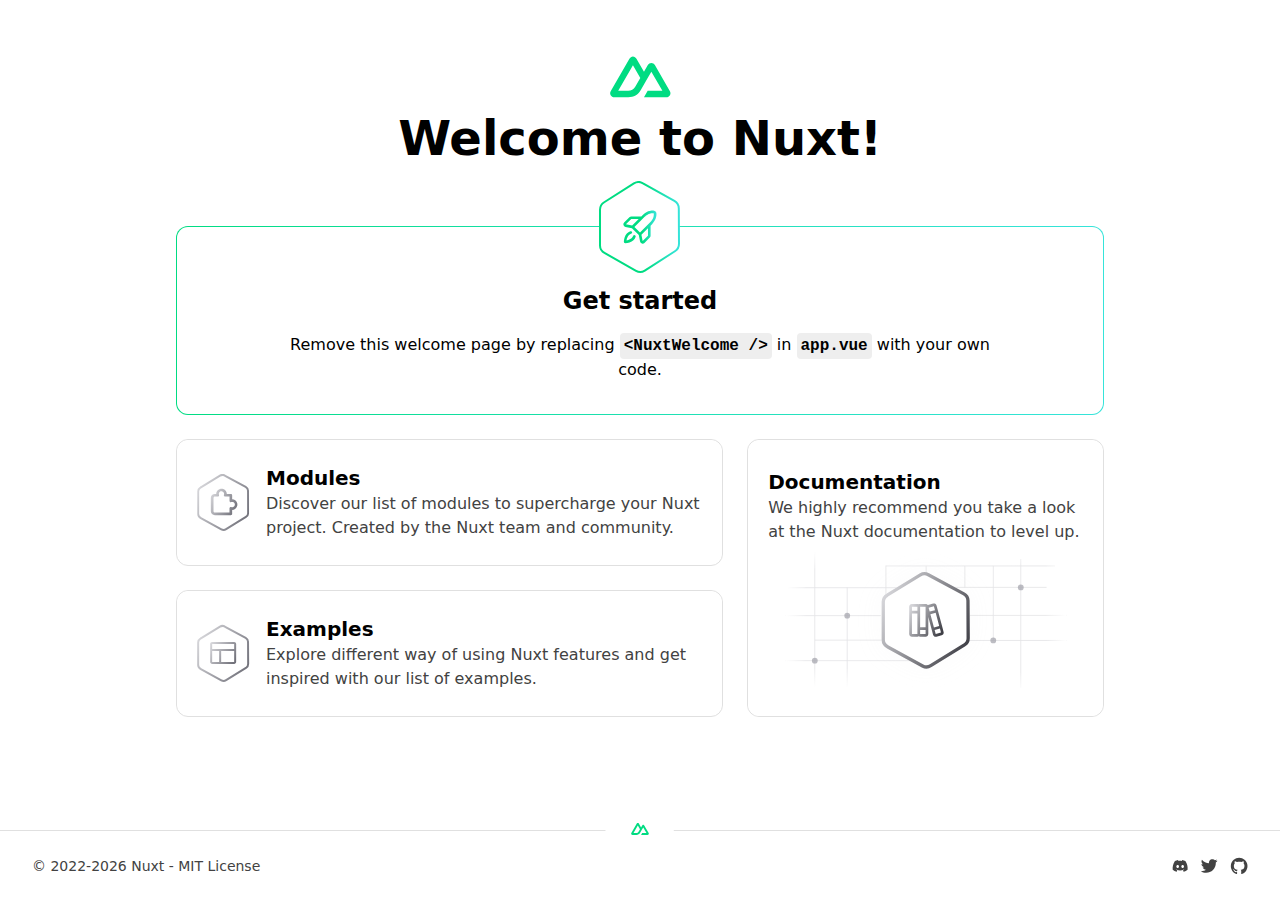
<file: 200.html>
<!DOCTYPE html>
<html >
<head><meta charset="utf-8">
<meta name="viewport" content="width=device-width, initial-scale=1"><link rel="modulepreload" as="script" crossorigin href="/_nuxt/entry.473a72dd.js"><link rel="preload" as="style" href="/_nuxt/entry.d2ee261c.css"><link rel="prefetch" as="script" crossorigin href="/_nuxt/error-component.9d81dbb1.js"><link rel="stylesheet" href="/_nuxt/entry.d2ee261c.css"></head>
<body ><div id="__nuxt"></div><script>window.__NUXT__={_errors:{},serverRendered:false,data:{},state:{},config:{public:{},app:{baseURL:"\u002F",buildAssetsDir:"\u002F_nuxt\u002F",cdnURL:""}}}</script><script type="module" src="/_nuxt/entry.473a72dd.js" crossorigin></script></body>
</html>
</file>
<file: _nuxt/entry.d2ee261c.css>
/*! tailwindcss v3.3.2 | MIT License | https://tailwindcss.com*/*,:after,:before{border:0 solid #e5e7eb;box-sizing:border-box}:after,:before{--tw-content:""}html{-webkit-text-size-adjust:100%;font-feature-settings:normal;font-family:ui-sans-serif,system-ui,-apple-system,BlinkMacSystemFont,Segoe UI,Roboto,Helvetica Neue,Arial,Noto Sans,sans-serif,Apple Color Emoji,Segoe UI Emoji,Segoe UI Symbol,Noto Color Emoji;font-variation-settings:normal;line-height:1.5;-moz-tab-size:4;-o-tab-size:4;tab-size:4}body{line-height:inherit;margin:0}hr{border-top-width:1px;color:inherit;height:0}abbr:where([title]){-webkit-text-decoration:underline dotted;text-decoration:underline dotted}h1,h2,h3,h4,h5,h6{font-size:inherit;font-weight:inherit}a{color:inherit;text-decoration:inherit}b,strong{font-weight:bolder}code,kbd,pre,samp{font-family:ui-monospace,SFMono-Regular,Menlo,Monaco,Consolas,Liberation Mono,Courier New,monospace;font-size:1em}small{font-size:80%}sub,sup{font-size:75%;line-height:0;position:relative;vertical-align:baseline}sub{bottom:-.25em}sup{top:-.5em}table{border-collapse:collapse;border-color:inherit;text-indent:0}button,input,optgroup,select,textarea{color:inherit;font-family:inherit;font-size:100%;font-weight:inherit;line-height:inherit;margin:0;padding:0}button,select{text-transform:none}[type=button],[type=reset],[type=submit],button{-webkit-appearance:button;background-color:transparent;background-image:none}:-moz-focusring{outline:auto}:-moz-ui-invalid{box-shadow:none}progress{vertical-align:baseline}::-webkit-inner-spin-button,::-webkit-outer-spin-button{height:auto}[type=search]{-webkit-appearance:textfield;outline-offset:-2px}::-webkit-search-decoration{-webkit-appearance:none}::-webkit-file-upload-button{-webkit-appearance:button;font:inherit}summary{display:list-item}blockquote,dd,dl,figure,h1,h2,h3,h4,h5,h6,hr,p,pre{margin:0}fieldset{margin:0}fieldset,legend{padding:0}menu,ol,ul{list-style:none;margin:0;padding:0}textarea{resize:vertical}input::-moz-placeholder,textarea::-moz-placeholder{color:#9ca3af;opacity:1}input::placeholder,textarea::placeholder{color:#9ca3af;opacity:1}[role=button],button{cursor:pointer}:disabled{cursor:default}audio,canvas,embed,iframe,img,object,svg,video{display:block;vertical-align:middle}img,video{height:auto;max-width:100%}[hidden]{display:none}*,:after,:before{--tw-border-spacing-x:0;--tw-border-spacing-y:0;--tw-translate-x:0;--tw-translate-y:0;--tw-rotate:0;--tw-skew-x:0;--tw-skew-y:0;--tw-scale-x:1;--tw-scale-y:1;--tw-pan-x: ;--tw-pan-y: ;--tw-pinch-zoom: ;--tw-scroll-snap-strictness:proximity;--tw-gradient-from-position: ;--tw-gradient-via-position: ;--tw-gradient-to-position: ;--tw-ordinal: ;--tw-slashed-zero: ;--tw-numeric-figure: ;--tw-numeric-spacing: ;--tw-numeric-fraction: ;--tw-ring-inset: ;--tw-ring-offset-width:0px;--tw-ring-offset-color:#fff;--tw-ring-color:rgba(59,130,246,.5);--tw-ring-offset-shadow:0 0 #0000;--tw-ring-shadow:0 0 #0000;--tw-shadow:0 0 #0000;--tw-shadow-colored:0 0 #0000;--tw-blur: ;--tw-brightness: ;--tw-contrast: ;--tw-grayscale: ;--tw-hue-rotate: ;--tw-invert: ;--tw-saturate: ;--tw-sepia: ;--tw-drop-shadow: ;--tw-backdrop-blur: ;--tw-backdrop-brightness: ;--tw-backdrop-contrast: ;--tw-backdrop-grayscale: ;--tw-backdrop-hue-rotate: ;--tw-backdrop-invert: ;--tw-backdrop-opacity: ;--tw-backdrop-saturate: ;--tw-backdrop-sepia: }::backdrop{--tw-border-spacing-x:0;--tw-border-spacing-y:0;--tw-translate-x:0;--tw-translate-y:0;--tw-rotate:0;--tw-skew-x:0;--tw-skew-y:0;--tw-scale-x:1;--tw-scale-y:1;--tw-pan-x: ;--tw-pan-y: ;--tw-pinch-zoom: ;--tw-scroll-snap-strictness:proximity;--tw-gradient-from-position: ;--tw-gradient-via-position: ;--tw-gradient-to-position: ;--tw-ordinal: ;--tw-slashed-zero: ;--tw-numeric-figure: ;--tw-numeric-spacing: ;--tw-numeric-fraction: ;--tw-ring-inset: ;--tw-ring-offset-width:0px;--tw-ring-offset-color:#fff;--tw-ring-color:rgba(59,130,246,.5);--tw-ring-offset-shadow:0 0 #0000;--tw-ring-shadow:0 0 #0000;--tw-shadow:0 0 #0000;--tw-shadow-colored:0 0 #0000;--tw-blur: ;--tw-brightness: ;--tw-contrast: ;--tw-grayscale: ;--tw-hue-rotate: ;--tw-invert: ;--tw-saturate: ;--tw-sepia: ;--tw-drop-shadow: ;--tw-backdrop-blur: ;--tw-backdrop-brightness: ;--tw-backdrop-contrast: ;--tw-backdrop-grayscale: ;--tw-backdrop-hue-rotate: ;--tw-backdrop-invert: ;--tw-backdrop-opacity: ;--tw-backdrop-saturate: ;--tw-backdrop-sepia: }@media (prefers-color-scheme:light){.get-started-gradient-border[data-v-a75d3b4d]{background:linear-gradient(90deg,#fff,#fff),linear-gradient(90deg,#00dc82,#1de0b1,#36e4da)}.gradient-border-modules[data-v-a75d3b4d]{background:linear-gradient(var(--gradient-angle),#f7d14c,rgba(247,209,76,.6),hsla(0,0%,100%,.8),#f7d14c)}.gradient-border-examples[data-v-a75d3b4d]{background:linear-gradient(var(--gradient-angle),#8deaff,rgba(141,234,255,.6),hsla(0,0%,100%,.8),#8deaff)}.gradient-border-documentation[data-v-a75d3b4d]{background:linear-gradient(var(--gradient-angle),#00dc82,rgba(0,220,130,.6),hsla(0,0%,100%,.8),#00dc82)}}@media (prefers-color-scheme:dark){.get-started-gradient-border[data-v-a75d3b4d]{background:linear-gradient(90deg,#18181b,#18181b),linear-gradient(90deg,#00dc82,#1de0b1,#36e4da)}.gradient-border-modules[data-v-a75d3b4d]{background:linear-gradient(var(--gradient-angle),#f7d14c,#a38108,hsla(0,0%,100%,.3),#a38108)}.gradient-border-examples[data-v-a75d3b4d]{background:linear-gradient(var(--gradient-angle),#8deaff,#008aa9,hsla(0,0%,100%,.3),#008aa9)}.gradient-border-documentation[data-v-a75d3b4d]{background:linear-gradient(var(--gradient-angle),#00dc82,#003f25,hsla(0,0%,100%,.2),#003f25)}}.get-started-gradient-border[data-v-a75d3b4d]{background-clip:padding-box,border-box;background-origin:padding-box,border-box;border-color:transparent;border-radius:12px;border-width:1px}.get-started-gradient-border[data-v-a75d3b4d]:hover>:is(.get-started-gradient-left,.get-started-gradient-right){opacity:.2}.get-started-gradient-left[data-v-a75d3b4d],.get-started-gradient-right[data-v-a75d3b4d]{opacity:0}.gradient-border[data-v-a75d3b4d]{border-radius:12px;left:0;opacity:0;position:absolute;top:0;transform:translate(-1px,-1px);width:calc(100% + 2px);z-index:-1}.gradient-border-rect[data-v-a75d3b4d]{height:calc(100% + 2px)}@media (min-width:1024px){.gradient-border-rect[data-v-a75d3b4d]{height:calc(100% + 1px)}}.gradient-border-square[data-v-a75d3b4d]{height:calc(100% + 2px)}.modules-gradient-right[data-v-a75d3b4d]{opacity:0}.documentation-container:hover>.gradient-border[data-v-a75d3b4d],.examples-container:hover>.gradient-border[data-v-a75d3b4d],.modules-container:hover>.gradient-border[data-v-a75d3b4d]{animation:gradient-rotate 5s linear 0s infinite reverse;opacity:1;transition:all .3s linear}.examples-container:hover>.examples-gradient-right[data-v-a75d3b4d],.modules-container:hover>.modules-gradient-right[data-v-a75d3b4d]{opacity:.2}.examples-gradient-right[data-v-a75d3b4d]{opacity:0}.documentation-image-color-dark[data-v-a75d3b4d],.documentation-image-color-light[data-v-a75d3b4d],.examples-image-color-dark[data-v-a75d3b4d],.examples-image-color-light[data-v-a75d3b4d],.modules-image-color-dark[data-v-a75d3b4d],.modules-image-color-light[data-v-a75d3b4d]{display:none}@media (prefers-color-scheme:light){.modules-image-light[data-v-a75d3b4d]{display:block}.modules-container:hover>a>.modules-image-light[data-v-a75d3b4d],.modules-image-dark[data-v-a75d3b4d]{display:none}.examples-image-light[data-v-a75d3b4d],.modules-container:hover>a>.modules-image-color-light[data-v-a75d3b4d]{display:block}.examples-container:hover>a>.examples-image-light[data-v-a75d3b4d],.examples-image-dark[data-v-a75d3b4d]{display:none}.documentation-image-light[data-v-a75d3b4d],.examples-container:hover>a>.examples-image-color-light[data-v-a75d3b4d]{display:block}.documentation-container:hover>a>div>.documentation-image-light[data-v-a75d3b4d],.documentation-image-dark[data-v-a75d3b4d]{display:none}.documentation-container:hover>a>div>.documentation-image-color-light[data-v-a75d3b4d]{display:block}}@media (prefers-color-scheme:dark){.modules-image-dark[data-v-a75d3b4d]{display:block}.modules-image-light[data-v-a75d3b4d]{display:none}.modules-container:hover>a>.modules-image-color-dark[data-v-a75d3b4d]{display:block}.modules-container:hover>a>.modules-image-dark[data-v-a75d3b4d]{display:none}.examples-image-dark[data-v-a75d3b4d]{display:block}.examples-image-light[data-v-a75d3b4d]{display:none}.examples-container:hover>a>.examples-image-color-dark[data-v-a75d3b4d]{display:block}.examples-container:hover>a>.examples-image-dark[data-v-a75d3b4d]{display:none}.documentation-image-dark[data-v-a75d3b4d]{display:block}.documentation-image-light[data-v-a75d3b4d]{display:none}.documentation-container:hover>a>div>.documentation-image-color-dark[data-v-a75d3b4d]{display:block}.documentation-container:hover>a>div>.documentation-image-dark[data-v-a75d3b4d]{display:none}}.bg-white[data-v-a75d3b4d]{--tw-bg-opacity:1;background-color:rgba(255,255,255,var(--tw-bg-opacity))}.bg-gray-100[data-v-a75d3b4d]{--tw-bg-opacity:1;background-color:rgba(238,238,238,var(--tw-bg-opacity))}.bg-gradient-to-r[data-v-a75d3b4d]{background-image:linear-gradient(to right,var(--tw-gradient-stops))}.bg-gradient-to-l[data-v-a75d3b4d]{background-image:linear-gradient(to left,var(--tw-gradient-stops))}.from-green-400[data-v-a75d3b4d]{--tw-gradient-from:rgba(55,233,144,var(--tw-from-opacity,1));--tw-gradient-stops:var(--tw-gradient-from),var(--tw-gradient-to,hsla(0,0%,100%,0))}.from-blue-400[data-v-a75d3b4d]{--tw-gradient-from:rgba(56,189,248,var(--tw-from-opacity,1));--tw-gradient-stops:var(--tw-gradient-from),var(--tw-gradient-to,hsla(0,0%,100%,0))}.from-yellow-400[data-v-a75d3b4d]{--tw-gradient-from:rgba(251,191,36,var(--tw-from-opacity,1));--tw-gradient-stops:var(--tw-gradient-from),var(--tw-gradient-to,hsla(0,0%,100%,0))}.to-transparent[data-v-a75d3b4d]{--tw-gradient-to:transparent}.border-gray-200[data-v-a75d3b4d]{--tw-border-opacity:1;border-color:rgba(224,224,224,var(--tw-border-opacity))}.hover\:border-transparent[data-v-a75d3b4d]:hover{border-color:transparent}.rounded-xl[data-v-a75d3b4d]{border-radius:.75rem}.rounded[data-v-a75d3b4d]{border-radius:.25rem}.border[data-v-a75d3b4d]{border-width:1px}.border-t[data-v-a75d3b4d]{border-top-width:1px}.flex[data-v-a75d3b4d]{display:flex}.grid[data-v-a75d3b4d]{display:grid}.hidden[data-v-a75d3b4d]{display:none}.flex-col[data-v-a75d3b4d]{flex-direction:column}.flex-col-reverse[data-v-a75d3b4d]{flex-direction:column-reverse}.place-content-center[data-v-a75d3b4d]{place-content:center}.items-center[data-v-a75d3b4d]{align-items:center}.justify-end[data-v-a75d3b4d]{justify-content:flex-end}.justify-center[data-v-a75d3b4d]{justify-content:center}.flex-1[data-v-a75d3b4d]{flex:1 1 0%}.order-last[data-v-a75d3b4d]{order:9999}.font-mono[data-v-a75d3b4d]{font-family:ui-monospace,SFMono-Regular,Menlo,Monaco,Consolas,Liberation Mono,Courier New,monospace}.font-semibold[data-v-a75d3b4d]{font-weight:600}.font-bold[data-v-a75d3b4d]{font-weight:700}.h-32[data-v-a75d3b4d]{height:8rem}.h-\[70px\][data-v-a75d3b4d]{height:70px}.text-4xl[data-v-a75d3b4d]{font-size:2.25rem;line-height:2.5rem}.text-xl[data-v-a75d3b4d]{font-size:1.25rem;line-height:1.75rem}.text-sm[data-v-a75d3b4d]{font-size:.875rem;line-height:1.25rem}.text-2xl[data-v-a75d3b4d]{font-size:1.5rem;line-height:2rem}.mx-auto[data-v-a75d3b4d]{margin-left:auto;margin-right:auto}.mb-2[data-v-a75d3b4d]{margin-bottom:.5rem}.max-w-\[960px\][data-v-a75d3b4d]{max-width:960px}.min-h-screen[data-v-a75d3b4d]{min-height:100vh}.p-1[data-v-a75d3b4d]{padding:.25rem}.px-4[data-v-a75d3b4d]{padding-left:1rem;padding-right:1rem}.py-14[data-v-a75d3b4d]{padding-bottom:3.5rem;padding-top:3.5rem}.py-6[data-v-a75d3b4d]{padding-bottom:1.5rem;padding-top:1.5rem}.px-5[data-v-a75d3b4d]{padding-left:1.25rem;padding-right:1.25rem}.pt-\[58px\][data-v-a75d3b4d]{padding-top:58px}.pb-6[data-v-a75d3b4d]{padding-bottom:1.5rem}.absolute[data-v-a75d3b4d]{position:absolute}.relative[data-v-a75d3b4d]{position:relative}.inset-y-0[data-v-a75d3b4d]{bottom:0;top:0}.inset-x-0[data-v-a75d3b4d]{left:0;right:0}.left-0[data-v-a75d3b4d]{left:0}.right-0[data-v-a75d3b4d]{right:0}.-top-\[58px\][data-v-a75d3b4d]{top:-58px}.-top-3[data-v-a75d3b4d]{top:-.75rem}.focus-visible\:ring-2[data-v-a75d3b4d]:focus-visible{--tw-ring-offset-shadow:var(--tw-ring-inset) 0 0 0 var(--tw-ring-offset-width) var(--tw-ring-offset-color);--tw-ring-shadow:var(--tw-ring-inset) 0 0 0 calc(2px + var(--tw-ring-offset-width)) var(--tw-ring-color);box-shadow:var(--tw-ring-offset-shadow),var(--tw-ring-shadow),var(--tw-shadow,0 0 #0000)}.text-center[data-v-a75d3b4d]{text-align:center}.text-black[data-v-a75d3b4d]{--tw-text-opacity:1;color:rgba(0,0,0,var(--tw-text-opacity))}.text-gray-700[data-v-a75d3b4d]{--tw-text-opacity:1;color:rgba(66,66,66,var(--tw-text-opacity))}.hover\:text-black[data-v-a75d3b4d]:hover{--tw-text-opacity:1;color:rgba(0,0,0,var(--tw-text-opacity))}.antialiased[data-v-a75d3b4d]{-webkit-font-smoothing:antialiased;-moz-osx-font-smoothing:grayscale}.w-full[data-v-a75d3b4d]{width:100%}.w-\[20\%\][data-v-a75d3b4d]{width:20%}.z-10[data-v-a75d3b4d]{z-index:10}.z-1[data-v-a75d3b4d]{z-index:1}.gap-6[data-v-a75d3b4d]{grid-gap:1.5rem;gap:1.5rem}.gap-3[data-v-a75d3b4d]{grid-gap:.75rem;gap:.75rem}.gap-x-4[data-v-a75d3b4d]{grid-column-gap:1rem;-webkit-column-gap:1rem;-moz-column-gap:1rem;column-gap:1rem}.gap-y-16[data-v-a75d3b4d]{grid-row-gap:4rem;-webkit-row-gap:4rem;-moz-row-gap:4rem;row-gap:4rem}.gap-y-4[data-v-a75d3b4d]{grid-row-gap:1rem;-webkit-row-gap:1rem;-moz-row-gap:1rem;row-gap:1rem}.gap-y-2[data-v-a75d3b4d]{grid-row-gap:.5rem;-webkit-row-gap:.5rem;-moz-row-gap:.5rem;row-gap:.5rem}.grid-cols-2[data-v-a75d3b4d]{grid-template-columns:repeat(2,minmax(0,1fr))}.col-span-2[data-v-a75d3b4d]{-ms-grid-column-span:span 2/span 2;grid-column:span 2/span 2}.row-span-2[data-v-a75d3b4d]{-ms-grid-row-span:span 2/span 2;grid-row:span 2/span 2}.transition-opacity[data-v-a75d3b4d]{transition-duration:.15s;transition-property:opacity;transition-timing-function:cubic-bezier(.4,0,.2,1)}.duration-300[data-v-a75d3b4d]{transition-duration:.3s}@media (min-width:640px){.sm\:flex-row[data-v-a75d3b4d]{flex-direction:row}.sm\:justify-between[data-v-a75d3b4d]{justify-content:space-between}.sm\:h-34[data-v-a75d3b4d]{height:8.5rem}.sm\:text-base[data-v-a75d3b4d]{font-size:1rem;line-height:1.5rem}.sm\:text-5xl[data-v-a75d3b4d]{font-size:3rem;line-height:1}.sm\:min-h-\[220px\][data-v-a75d3b4d]{min-height:220px}.sm\:px-6[data-v-a75d3b4d]{padding-left:1.5rem;padding-right:1.5rem}.sm\:px-28[data-v-a75d3b4d]{padding-left:7rem;padding-right:7rem}.sm\:col-span-1[data-v-a75d3b4d]{-ms-grid-column-span:span 1/span 1;grid-column:span 1/span 1}}@media (min-width:768px){.md\:min-h-\[180px\][data-v-a75d3b4d]{min-height:180px}}@media (min-width:1024px){.lg\:flex-col[data-v-a75d3b4d]{flex-direction:column}.lg\:order-none[data-v-a75d3b4d]{order:0}.lg\:min-h-min[data-v-a75d3b4d]{min-height:-moz-min-content;min-height:min-content}.lg\:py-7[data-v-a75d3b4d]{padding-bottom:1.75rem;padding-top:1.75rem}.lg\:px-8[data-v-a75d3b4d]{padding-left:2rem;padding-right:2rem}.lg\:grid-cols-10[data-v-a75d3b4d]{grid-template-columns:repeat(10,minmax(0,1fr))}.lg\:col-span-10[data-v-a75d3b4d]{-ms-grid-column-span:span 10/span 10;grid-column:span 10/span 10}.lg\:col-span-6[data-v-a75d3b4d]{-ms-grid-column-span:span 6/span 6;grid-column:span 6/span 6}.lg\:col-span-4[data-v-a75d3b4d]{-ms-grid-column-span:span 4/span 4;grid-column:span 4/span 4}}@media (prefers-color-scheme:dark){.dark\:bg-black[data-v-a75d3b4d]{--tw-bg-opacity:1;background-color:rgba(0,0,0,var(--tw-bg-opacity))}.dark\:bg-white\/10[data-v-a75d3b4d]{--tw-bg-opacity:.1;background-color:rgba(255,255,255,var(--tw-bg-opacity))}.dark\:bg-gray-900[data-v-a75d3b4d]{--tw-bg-opacity:1;background-color:rgba(24,24,27,var(--tw-bg-opacity))}.dark\:border-transparent[data-v-a75d3b4d]{border-color:transparent}.dark\:border-gray-900[data-v-a75d3b4d]{--tw-border-opacity:1;border-color:rgba(24,24,27,var(--tw-border-opacity))}.dark\:border-none[data-v-a75d3b4d]{border-style:none}.dark\:block[data-v-a75d3b4d]{display:block}.dark\:hidden[data-v-a75d3b4d]{display:none}.dark\:text-white[data-v-a75d3b4d]{--tw-text-opacity:1;color:rgba(255,255,255,var(--tw-text-opacity))}.dark\:text-gray-300[data-v-a75d3b4d]{--tw-text-opacity:1;color:rgba(189,189,189,var(--tw-text-opacity))}.dark\:hover\:text-white[data-v-a75d3b4d]:hover{--tw-text-opacity:1;color:rgba(255,255,255,var(--tw-text-opacity))}}
</file>
